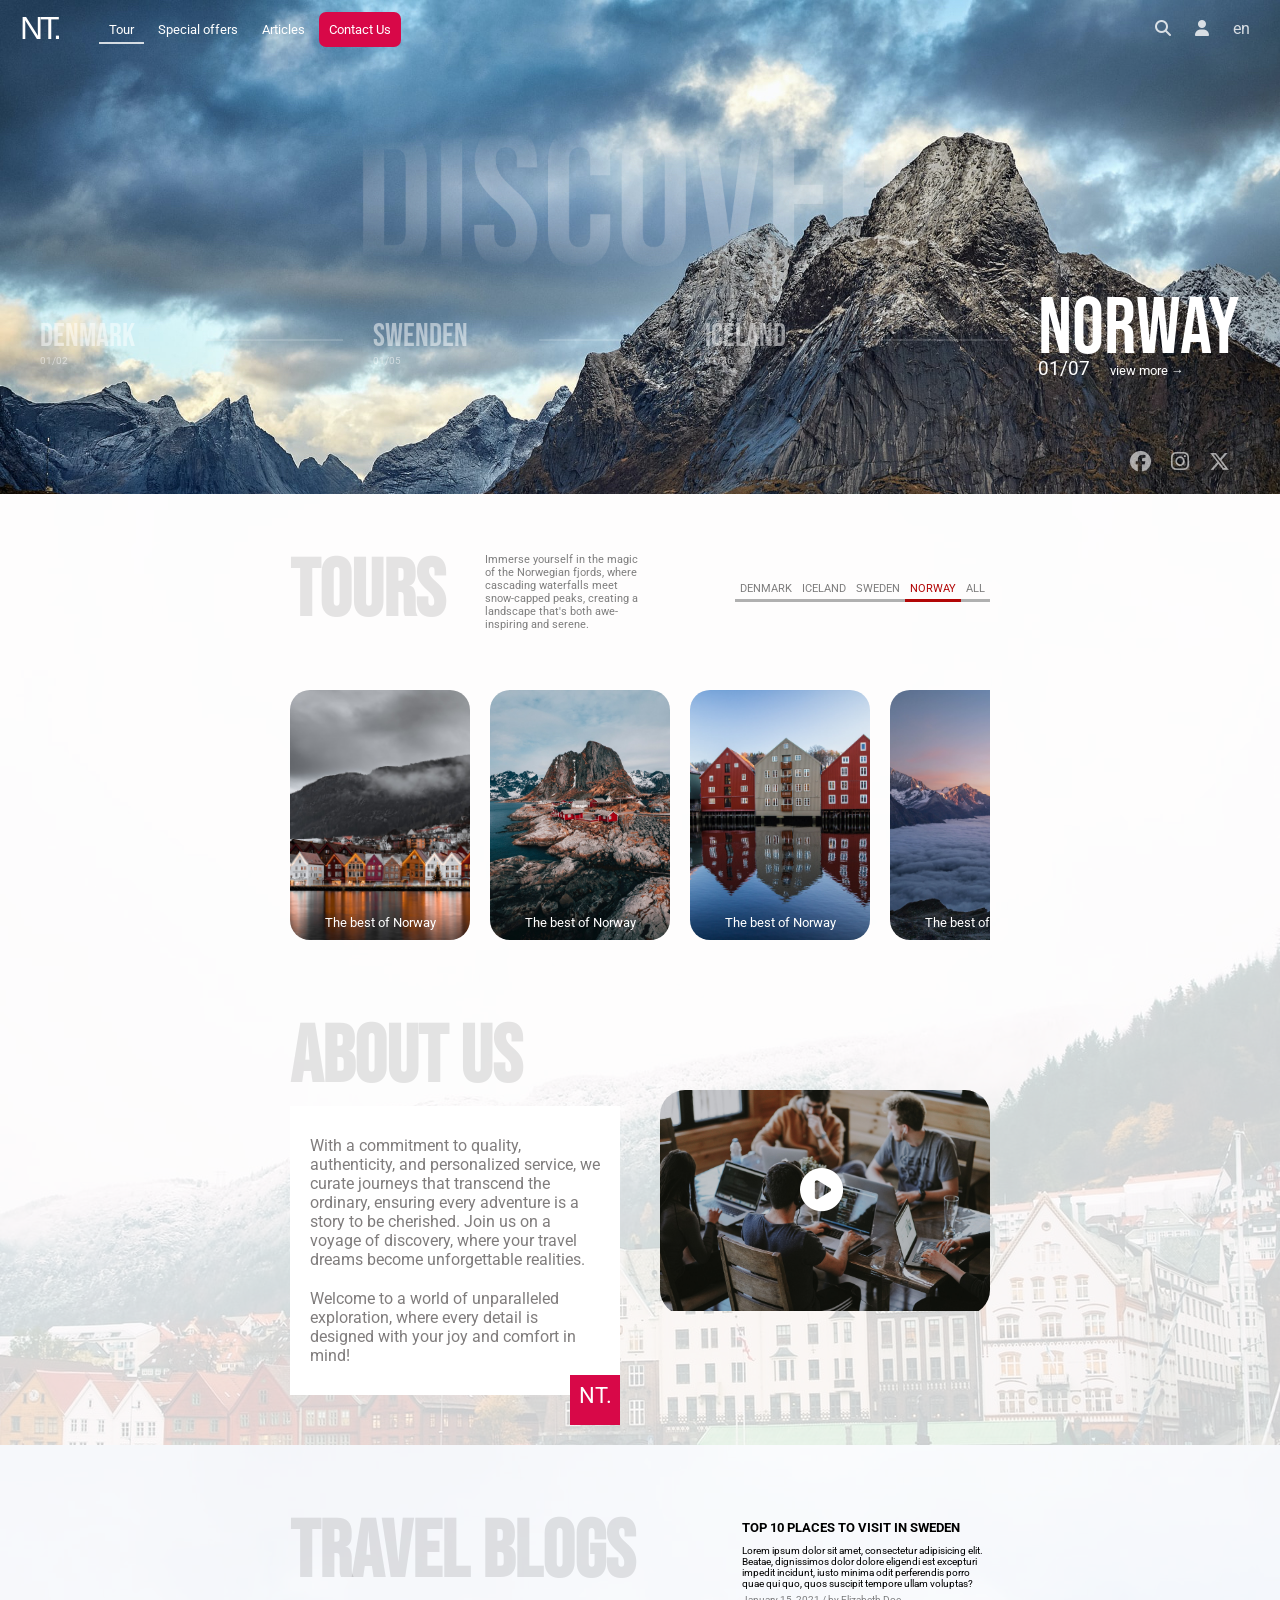
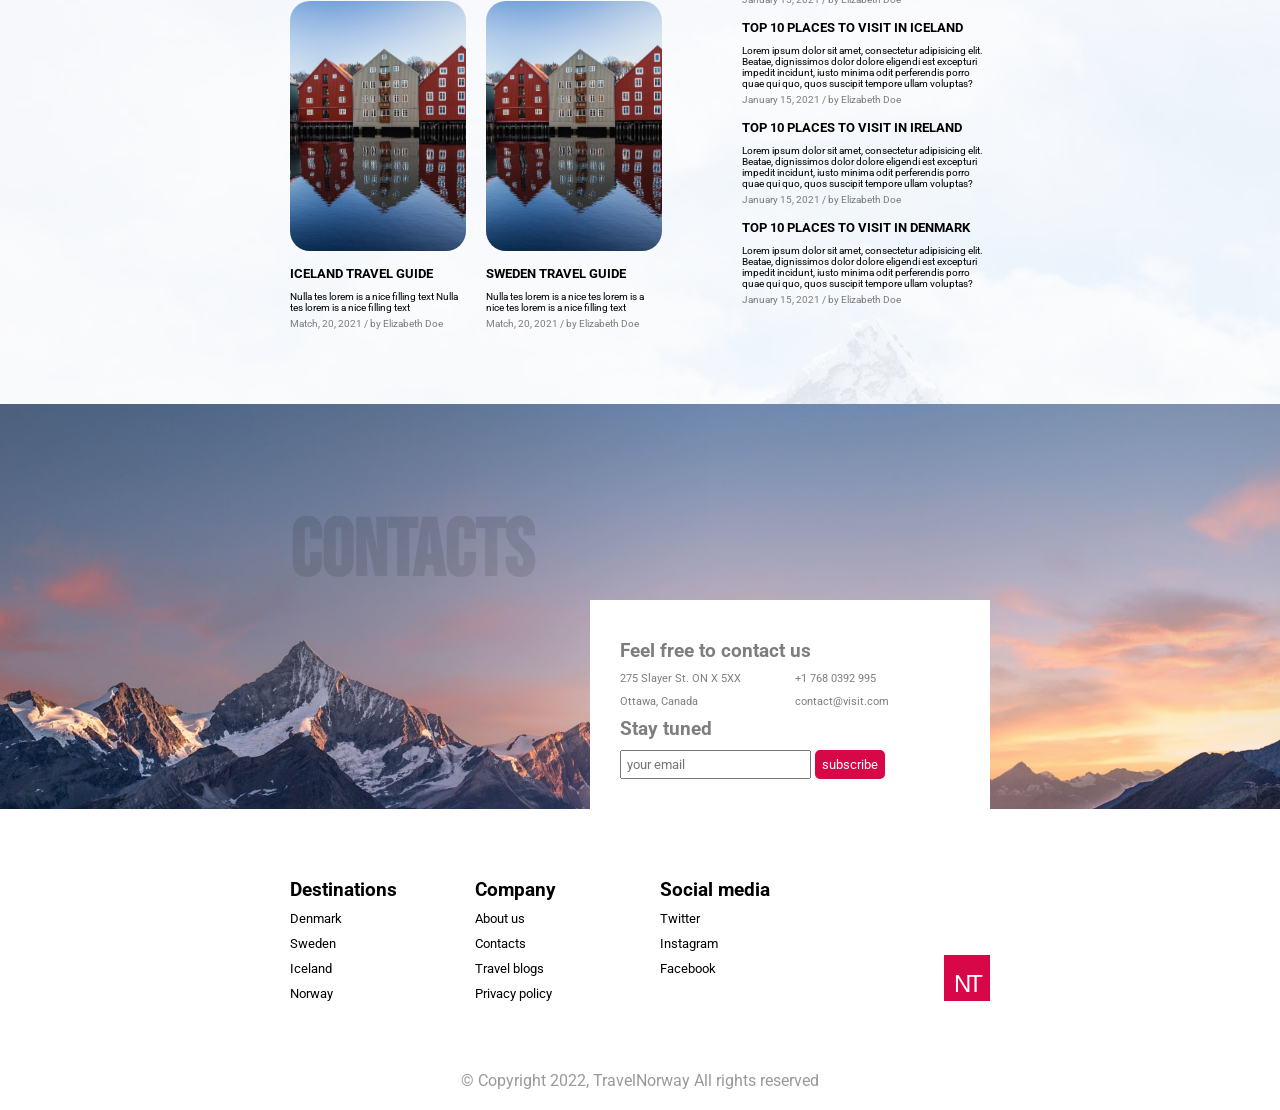
<file: index.html>
<!DOCTYPE html>
<html lang="en">

<head>
    <meta charset="UTF-8">
    <meta name="viewport" content="width=device-width, initial-scale=1.0">
    <link rel="stylesheet" href="https://cdnjs.cloudflare.com/ajax/libs/font-awesome/6.5.1/css/all.min.css"
        integrity="sha512-DTOQO9RWCH3ppGqcWaEA1BIZOC6xxalwEsw9c2QQeAIftl+Vegovlnee1c9QX4TctnWMn13TZye+giMm8e2LwA=="
        crossorigin="anonymous" referrerpolicy="no-referrer" />
    <link rel="stylesheet" href="travel.css">
    <link rel="icon" href="city.jpg" type="icon">
    <title>Visit Norway!</title>
</head>

<body>
    <header>
        <div class="columns">
            <div class="first">
                <a href="#" class="logo">NT.</a>
                <nav>
                    <a href="#" class="home">Tour</a>
                    <a href="#">Special offers</a>
                    <a href="#">Articles</a>
                    <a href="#" class="contact">Contact Us</a>
                </nav>
            </div>

            <div class="sec">
                <a href=""> <i class="fa-solid fa-magnifying-glass"></i></a>
                <a href=""> <i class="fa-solid fa-user"></i></a>
                <a href="#">en</a>
            </div>

        </div>


    </header>
    <!-- intro section -->
    <div class="intro">
        <nav>
            <a href="">denmark
                <div>
                    <time>01/02</time>
                    <span>view more &rarr;</span>
                </div>
            </a>
            <span class="line"> </span>
            <a href="">swenden
                <div>
                    <time>01/05</time>
                    <span>view more &rarr;</span>
                </div>
            </a>
            <span class="line"> </span>
            <a href="">iceland
                <div>
                    <time>01/06</time>
                    <span>view more &rarr;</span>
                </div>
            </a>
            <span class="line"> </span>
            <a href="" class="active">norway
                <div>
                    <time>01/07</time>
                    <span>view more &rarr;</span>
                </div>

            </a>
        </nav>
        <div class="social-links">
            <a href="">
                <i class="fa-brands fa-facebook"></i>
            </a>
            <a href="">
                <i class="fa-brands fa-instagram"></i>
            </a>
            <a href="">
                <i class="fa-brands fa-x-twitter"></i>
            </a>
        </div>
    </div>
    <div class="sec-image">
        <div class="tours">
            <div class="overlay">
                <div class="tours-head">
                    <h2>Tours</h2>
                    <p> Immerse yourself in the magic of the Norwegian fjords, where cascading waterfalls meet snow-capped peaks, creating a landscape that's both awe-inspiring and serene.</p>
                    <nav class="tabs">
                        <a href="">
                            denmark
                        </a><a href="">
                            iceland
                        </a><a href="">
                            sweden
                        </a><a href="" class="active">
                            norway
                        </a><a href="">
                            all
                        </a>
                    </nav>
                </div>

                <div class="tour-body">
                    <a href="">
                        <div class="background">
                            <img src="city2.jpg">
                        </div>
                        <span> The best of Norway</span>

                    </a>
                    <a href="">
                        <div class="background">
                            <img src="city3.jpg">
                        </div>
                        <span> The best of Norway</span>
                    </a>
                    <a href="">
                        <div class="background">
                            <img src="city4.jpg">
                        </div>
                        <span> The best of Norway</span>
                    </a>
                    <a href="">
                        <div class="background">
                            <img src="mountains.jpg">
                        </div>
                        <span> The best of Norway</span>
                    </a>
                    <a href="">
                        <div class="background">
                            <img src="city2.jpg">
                        </div>
                        <span> The best of Norway</span>
                    </a>
                </div>
            </div>
        </div>

        <div class="sec-2">
            <div class="overlay">
                <div class="about-us">
                    <div class="first-div">
                        <h2>about us</h2>
                        <div class="white-box">
                            <p>With a commitment to quality, authenticity, and personalized service, we curate journeys that transcend the ordinary, ensuring every adventure is a story to be cherished. Join us on a voyage of discovery, where your travel dreams become unforgettable realities.</p>
                            <p class="sec">Welcome to a world of unparalleled exploration, where every detail is designed with your joy and comfort in mind!</p>

                        </div>
                    </div>
                    <div class="outer-video">
                        <img src="team.jpg">
                        <a class="btn">
                            <i class="fa-solid fa-circle-play"></i>
                        </a>
                    </div>
                </div>
            </div>
        </div>
    </div>

    <!-- travel section -->
    <section class="blogs">
        <div class="overlay">
            <div class="blog-columns">
                <div>
                    <h2>Travel blogs</h2>
                    <div class="entries">
                        <a class="entry">
                            <div class="bg"><img src="city4.jpg" alt=""></div>
                            <div class="content">
                                <h3>Iceland travel guide</h3>
                                <p>Nulla tes lorem is a nice filling text Nulla tes lorem is a nice filling text</p>
                                <div class="desc">Match, 20, 2021 / by Elizabeth Doe</div>
                            </div>
                        </a>
                        <a class="entry">
                            <div class="bg"><img src="city4.jpg" alt=""></div>
                            <div class="content">
                                <h3>Sweden travel guide</h3>
                                <p>Nulla tes lorem is a nice tes lorem is a nice tes lorem is a nice filling text</p>
                                <div class="desc">Match, 20, 2021 / by Elizabeth Doe</div>
                            </div>
                        </a>
                    </div>
                </div>
                <div>
                    <div class="list">
                        <a href="" class="list-entry">
                            <h3>Top 10 places to visit in Sweden</h3>
                            <p>Lorem ipsum dolor sit amet, consectetur adipisicing elit. Beatae, dignissimos dolor
                                dolore
                                eligendi est excepturi impedit incidunt, iusto minima odit perferendis porro quae qui
                                quo,
                                quos suscipit tempore ullam voluptas?
                            </p>
                            <div class="desc">January 15, 2021 / by Elizabeth Doe</div>
                        </a>
                        <a href="" class="list-entry">
                            <h3>Top 10 places to visit in Iceland</h3>
                            <p>Lorem ipsum dolor sit amet, consectetur adipisicing elit. Beatae, dignissimos dolor
                                dolore
                                eligendi est excepturi impedit incidunt, iusto minima odit perferendis porro quae qui
                                quo,
                                quos suscipit tempore ullam voluptas?
                            </p>
                            <div class="desc">January 15, 2021 / by Elizabeth Doe</div>
                        </a>
                        <a href="" class="list-entry">
                            <h3>Top 10 places to visit in Ireland</h3>
                            <p>Lorem ipsum dolor sit amet, consectetur adipisicing elit. Beatae, dignissimos dolor
                                dolore
                                eligendi est excepturi impedit incidunt, iusto minima odit perferendis porro quae qui
                                quo,
                                quos suscipit tempore ullam voluptas?
                            </p>
                            <div class="desc">January 15, 2021 / by Elizabeth Doe</div>
                        </a>
                        <a href="" class="list-entry">
                            <h3>Top 10 places to visit in Denmark</h3>
                            <p>Lorem ipsum dolor sit amet, consectetur adipisicing elit. Beatae, dignissimos dolor
                                dolore
                                eligendi est excepturi impedit incidunt, iusto minima odit perferendis porro quae qui
                                quo,
                                quos suscipit tempore ullam voluptas?
                            </p>
                            <div class="desc">January 15, 2021 / by Elizabeth Doe</div>
                        </a>
                    </div>
                </div>
            </div>
        </div>
    </section>
      <!-- travel section done -->

    <section class="contacts">
        <div class="contact">
            <h2>Contacts</h2>
            <div class="white-box">
                <h3>Feel free to contact us</h3>
                <div class="info">
                    <p>275 Slayer St. ON X 5XX</p>
                    <p>+1 768 0392 995</p>
                    <p>Ottawa, Canada</p>
                    <p>contact@visit.com</p>
                </div>
                <h3>Stay tuned</h3>
                <form>
                    <input type="text" placeholder="your email">
                    <button>subscribe</button>
                </form>
            </div>
        </div>
    </section>
    <!-- body all done -->

    <footer>
        <div class="footer-columns">
            <div class="div">
                <h3>Destinations</h3>
                <a href="locations">
                    <ul>
                        <li>Denmark</li>
                        <li>Sweden</li>
                        <li>Iceland</li>
                        <li>Norway</li>
                    </ul>
                </a>
            </div>
            <div class="div">
                <h3>Company</h3>
                <a href="locations">
                    <ul>
                        <li>About us</li>
                        <li>Contacts</li>
                        <li>Travel blogs</li>
                        <li>Privacy policy</li>
                    </ul>
                </a>
            </div>
            <div class="div">
                <h3>Social media</h3>
                <a href="locations">
                    <ul>
                        <li>Twitter</li>
                        <li>Instagram</li>
                        <li>Facebook</li>
                    </ul>
                </a>
            </div>
            <div class="div logo">
                <a href="#" class="logo">NT</a>
            </div>

        </div>
       <p>© Copyright 2022, TravelNorway All rights reserved</p>
    </footer>
  <!-- footer done -->
</body>

</html>
</file>
<file: travel.css>
@import url("https://fonts.googleapis.com/css2?family=Bebas+Neue&family=Manrope:wght@200&family=Roboto&display=swap");
* {
  margin: 0;
  padding: 0;
  box-sizing: border-box;

  font-family: "Roboto", sans-serif;
}
:root {
  --white: rgba(255, 255, 255, 0.8);
  --light-white: rgba(255, 255, 255, 0.5);
}
img {
  max-width: 100%;

}
header {
  padding: 10px 20px;
  font-size: 1rem;
  position: absolute;
  width: 100%;
}
header a {
  color: white;
}
a {
  text-decoration: none;
}
.first {
  display: flex;
  align-items: center;
}

header div.first nav {
  padding: 0 30px;
}
header div.first nav a {
  padding: 10px;
  font-size: 0.8rem;
}
header div.first nav a:nth-child(1) {
  padding-bottom: 5px;
}

div.columns {
  display: flex;
  justify-content: space-between;
  align-items: center;
}

div.sec a {
  padding: 0px;
  color: var(--white);
}

a.logo{
  font-family: "Bebas", sans-serif;
  letter-spacing: -3px;
  font-size: 2rem;
  padding-right: 10px;
}
a.home {
  border-bottom: 2px solid var(--white);
}
a.contact {
  background-color: #d80848;
  border-radius: 7px;
}
/* intro section */
div.intro {
  background-image: url("discover.jpg");
  background-position: top center;
  background-size: cover;
  padding: 300px 20px 10px;
  color: var(--light-white);
  display: flex;
  flex-direction: column;
}

div.intro nav {
  display: inline-flex;
  align-items: center;
  min-height: 100px;
}

div.intro nav a {
  text-transform: uppercase;
  font-size: 2rem;
  color: var(--light-white);
  font-family: "Bebas Neue", sans-serif;
  line-height: 1rem;
  margin: 0 20px;
  width: 100%;
}

div.intro nav a:hover,
div.intro a.active {
  font-size: 5rem;
  color: white;
  line-height: 1.2rem;
}

div.intro nav a:hover time,
div.intro a.active time {
  font-size: 1.2rem;
}

div.intro nav a time {
  display: inline-block;
  font-size: 0.6rem;
}

div.intro nav span {
  font-size: 0rem;
  text-transform: lowercase;
}

div.intro a:hover span,
div.intro a.active span {
  font-size: 0.8rem;
}

/* div {
  display: inline-flex;
  gap: 10px;
  flex-direction: row;
} */

div.intro span.line {
  min-width: 20px;
  height: 2px;
  background-color: var(--light-white);
  opacity: 30%;
  display: inline-block;
  margin: 0 10px 20px;
  width: 100%;
}

div.sec a {
  padding: 0 10px;
}

/* social links */

.social-links {
  display: flex;
  justify-content: flex-end;
  margin: 50px 20px 10px;
}
.social-links a {
  padding: 0 10px;
  color: white;
  opacity: 0.6;
  font-size: 1.3rem;
}

/* tours */

.sec-image {
  background: url(city.jpg) top center no-repeat;
  background-size: 150%;
}

.overlay {
  background-color: rgba(255, 255, 255, 0.8);
}

.tours-head {
  max-width: 700px;
  display: grid;
  align-items: center;
  grid-template-columns: min-content 1fr max-content;
  padding: 50px 0;
  gap: 40px;
  margin: 0 auto;
}
h2 {
  text-transform: uppercase;
  font-family: "Bebas Neue", sans-serif;
  color: rgba(0, 0, 0, 0.1);
  font-size: 5rem;
}
div.tours-head p {
  margin-right: 50px;
  font-size: 0.7rem;
  color: rgba(0, 0, 0, 0.5);
}
nav.tabs {
  display: flex;
}

nav.tabs a {
  text-transform: uppercase;
  color: black;
  opacity: 0.5;
  font-size: 0.7rem;
  padding: 0 5px 4px;
  border-bottom: 3px solid rgb(0, 0, 0, 0.6);
}

nav.tabs a.active {
  border-bottom: 3px solid #b20606;
  color: #b20606;
  opacity: 1;
}

.tour-body {
  display: grid;
  grid-auto-flow: column;
  overflow-x: auto;
  overscroll-behavior-x: contain;
  gap: 20px;
  scroll-snap-type: x mandatory;
  max-width: 700px;
  margin: 0 auto;
  padding-bottom: 20px;
}
.tour-body a {
  scroll-snap-align: start;
  display: block;
  width: 180px;
  height: 250px;
  position: relative;
  border-radius: 20px;
  overflow: hidden;
}

.tour-body a div.background {
  position: absolute;
  top: 0;
  bottom: 0;
  left: 0;
  right: 0;
}
.tour-body a div.background img {
  width: 100%;
  height: 100%;
  object-fit: cover;
}
.tour-body a span {
  position: absolute;
  bottom: 10px;
  left: 0;
  right: 0;
  color: #fff;
  font-size: 0.8rem;
  text-align: center;
}
/* about us */
.about-us {
  display: grid;
  grid-template-columns: 1fr 1fr;
  max-width: 700px;
  align-items: center;
  gap: 40px;
  margin: 0px auto;
  padding: 50px 0;
}

.white-box {
  background: white;
  color: rgb(128, 125, 125);
  padding: 30px 20px;
  position: relative; 
}


.about-us.overlay {
  padding-top: 50px;
  background: linear-gradient(rgba(255, 255, 255, 0.8) 0, #fff 100%);
}


.outer-video {
  position: relative;
  border-radius: 25px;
  overflow: hidden;
}
.outer-video a.btn {
  position: absolute;
  top: 45%;
  left: 50%;
  margin-top: -25px;
  margin-left: -25px;
  background: none;
  color: white;
  font-size: 2.7rem;
}

div.about-us div.white-box p.sec{
    margin-top: 20px;
}


.first-div div.white-box::after{
  content: "NT.";
  background-color: #d80848;
  color: #fff;
  width: 50px;
  height: 50px;
  display: block;
  text-align: center;
  line-height: 2.5rem;
  font-size: 1.4rem;
  position: absolute;
  right: 0;
  bottom: -30px;
 
}

a.btn:hover{
  color: #b20606;
  cursor: pointer;
}

section.blogs{
    background: url('mountains2.jpg');
}

.blog-columns{
    max-width: 700px;
    margin: 0 auto;
    padding: 60px 0;
    display: grid;
    grid-template-columns: 1.2fr 0.8fr;
    gap: 80px;
}

.entries{
    display: grid;
    grid-template-columns: 1fr 1fr;
    gap: 20px;
    position: relative;
}
a.entry img{
    width: 100%;
    height: 100%;
    object-fit: cover;
    border-radius: 20px;
}
.bg{
    height: 250px;
}

a.list-entry h3,
div.content h3{
    text-transform: uppercase;
    font-size: .8rem;
    margin-top: 15px;
    color: black;
}

a.list-entry p,
.content p{
    font-size: .6rem;
    margin-top: 10px;
    margin-bottom: 5px;
    color: black;
}

.desc{
    color: rgba(0,0,0,.5);
    font-size: .6rem;
    margin-bottom: 15px;
}

.contacts{
    background: url('mountains.jpg');
    background-size: cover;
    padding-top: 100px;
  
}

div.contact{
    max-width: 700px;
   margin: 0 auto;
  
    
}
div.contact div.white-box{
    margin-left: auto;
    padding: 30px 30px;
    max-width: 400px;
   
}

div.info{
    font-size: 0.7rem;
    display: grid;
    grid-template-columns: 1fr 1fr;
    gap: 10px;
}

.white-box h3{
    margin: 10px 0;
}

input[type='text']{
    padding: 5px;
}

button{
    background-color: #d80848;
    color: white;
    padding: 5px;
    border: 2px solid #d80848;
    border-radius: 5px;
  
}

.footer-columns{
 display: grid;
 grid-template-columns: repeat(4,1fr);
 gap: 40px;
 margin:70px auto;
 max-width: 700px;

}

.div a ul{
    list-style: none;

}

.div a ul li{
    color: black;
    font-size: 0.8rem;
    margin-top: 10px;
}
.div.logo{
    display: flex;
    align-items: flex-end;
    justify-content: flex-end;
  
    
}

.div.logo a{
    padding: 15px 10px 3px;
    background-color: #d80848;
    color: white;
    letter-spacing: -3px;
  font-size: 1.5rem;

}
footer p{
    color: rgba(0, 0, 0, 0.4);
    text-align: center;
    margin: 20px 0;
}
</file>
